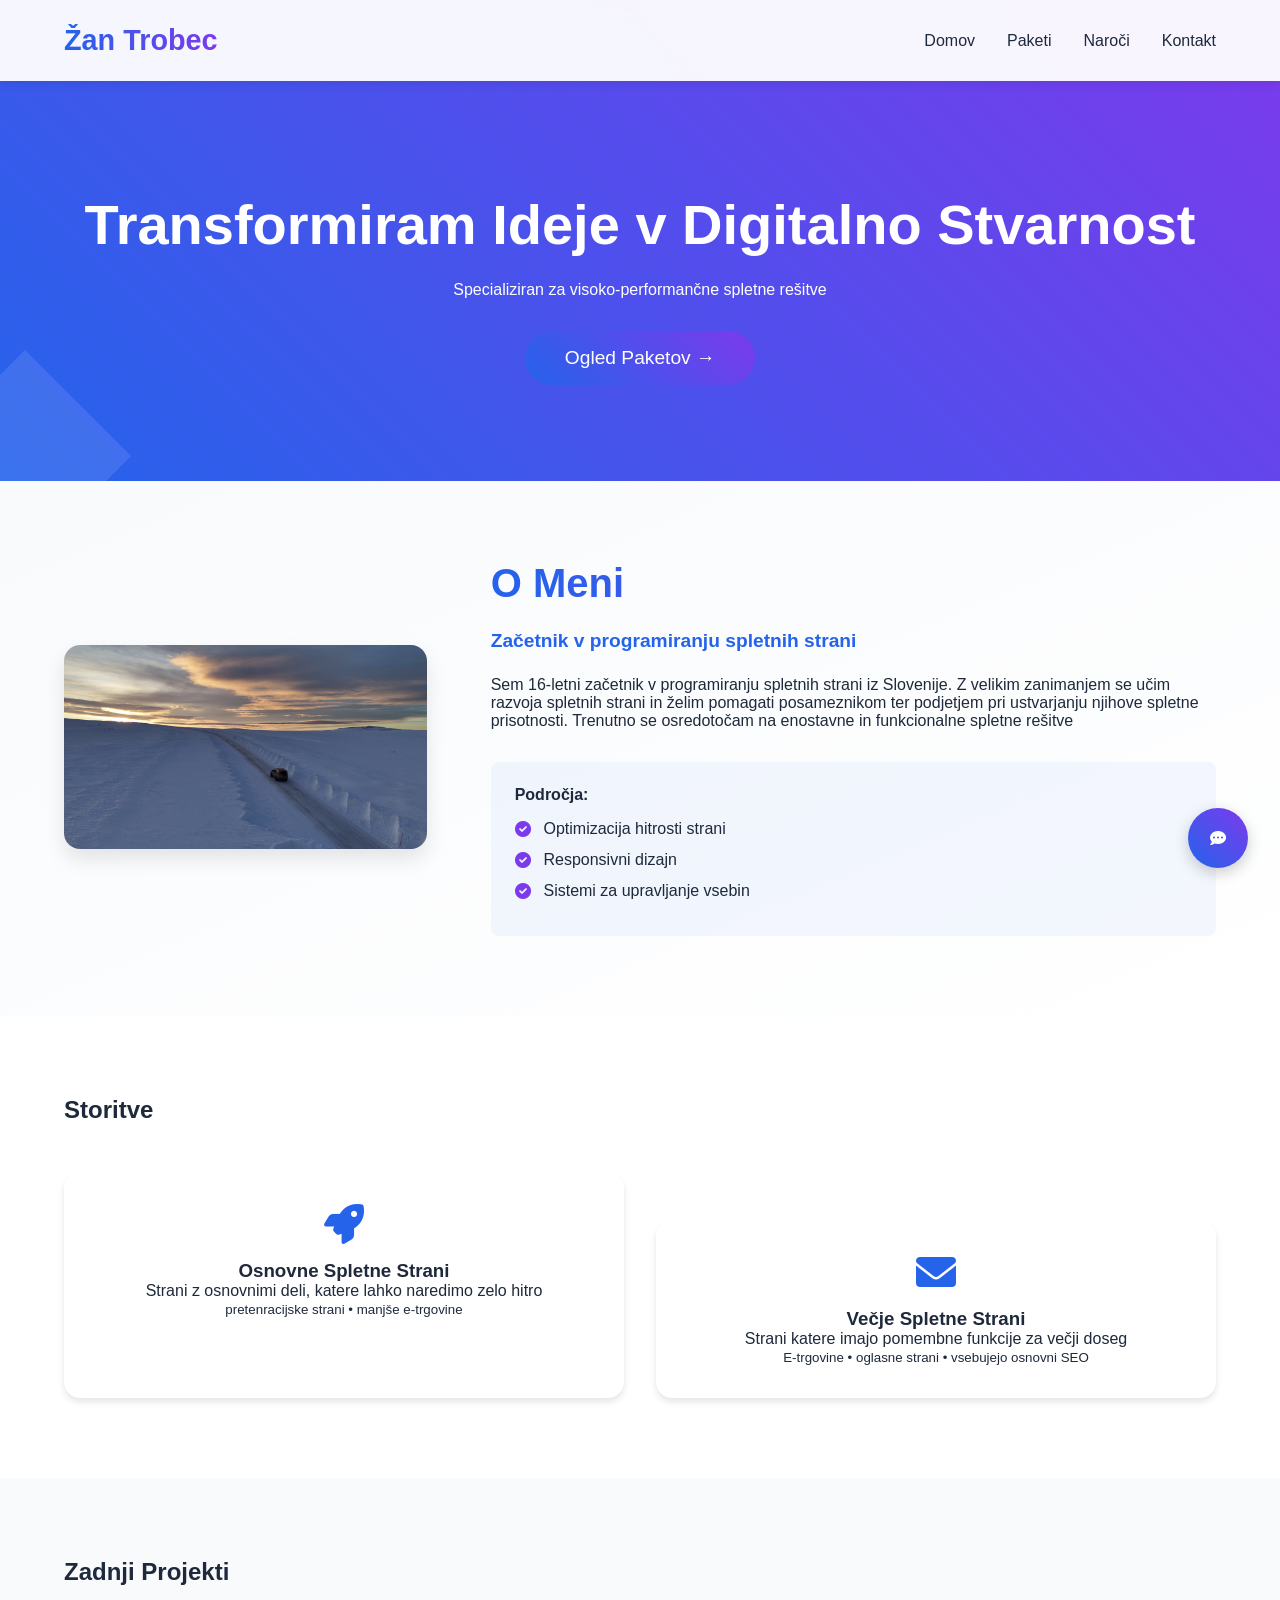
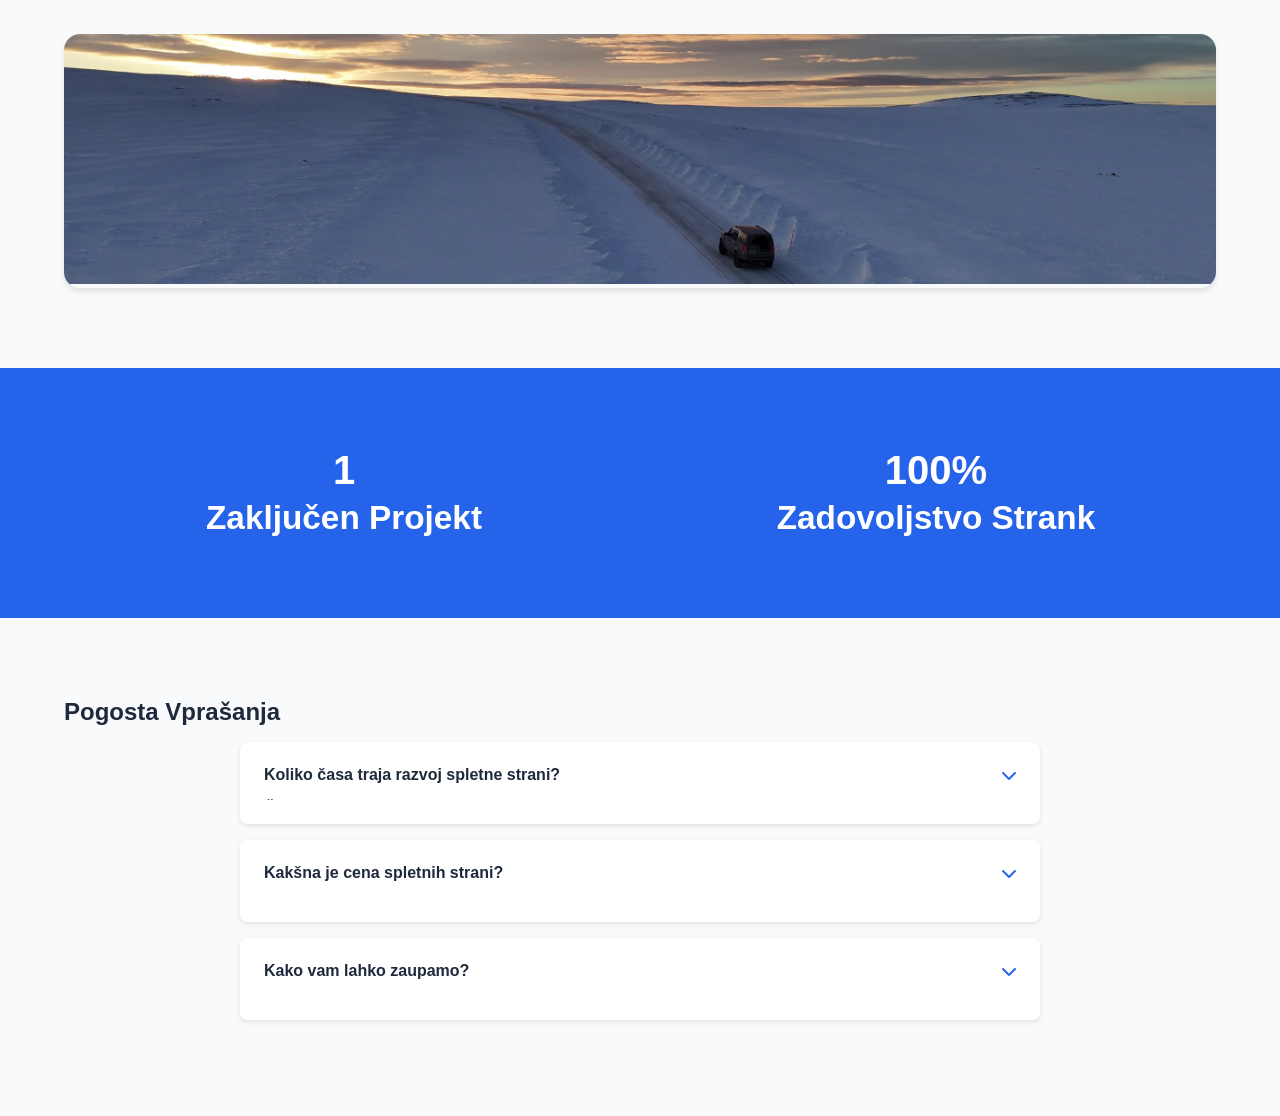
<file: index.html>
<!DOCTYPE html>
<html lang="sl">
<head>
    <meta charset="UTF-8">
    <meta name="viewport" content="width=device-width, initial-scale=1.0">
    <title>Žan Trobec | Digitalne Rešitve</title>
    <link rel="stylesheet" href="https://cdnjs.cloudflare.com/ajax/libs/font-awesome/6.0.0/css/all.min.css">
    <style>
        /* VSA STILSKA PRAVILA IZ VAŠEGA ORIGINALNEGA PRIMERA */
        :root {
            --primary: #2563eb;
            --secondary: #7c3aed;
            --dark: #1e293b;
            --light: #f8fafc;
        }

        * {
            margin: 0;
            padding: 0;
            box-sizing: border-box;
            font-family: 'Segoe UI', sans-serif;
        }

        body {
            background: linear-gradient(45deg, var(--light), #fff);
            color: var(--dark);
        }

        nav {
            display: flex;
            justify-content: space-between;
            align-items: center;
            padding: 1.5rem 5%;
            background: rgba(255, 255, 255, 0.95);
            backdrop-filter: blur(10px);
            position: fixed;
            width: 100%;
            top: 0;
            z-index: 1000;
            box-shadow: 0 2px 10px rgba(0,0,0,0.1);
        }

        .logo {
            font-size: 1.8rem;
            font-weight: 700;
            background: linear-gradient(to right, var(--primary), var(--secondary));
            -webkit-background-clip: text;
            -webkit-text-fill-color: transparent;
        }

        .nav-links {
            display: flex;
            gap: 2rem;
            list-style: none;
        }

        .nav-links a {
            text-decoration: none;
            color: var(--dark);
            font-weight: 500;
            transition: 0.3s;
        }

        .nav-links a:hover {
            color: var(--primary);
        }

        .hero {
            text-align: center;
            padding: 12rem 5% 6rem;
            background: linear-gradient(45deg, var(--primary), var(--secondary));
            color: white;
        }

        .hero h1 {
            font-size: 3.5rem;
            margin-bottom: 1.5rem;
        }

        .services {
            padding: 5rem 5%;
        }

        .service-grid {
            display: grid;
            grid-template-columns: repeat(auto-fit, minmax(250px, 1fr));
            gap: 2rem;
            margin-top: 3rem;
        }

        .service-card {
            background: white;
            padding: 2rem;
            border-radius: 1rem;
            box-shadow: 0 4px 6px rgba(0,0,0,0.1);
            text-align: center;
            transition: transform 0.3s;
        }

        .service-card:hover {
            transform: translateY(-5px);
        }

        .service-card i {
            font-size: 2.5rem;
            color: var(--primary);
            margin-bottom: 1rem;
        }

        .contact {
            padding: 5rem 5%;
            background: var(--light);
        }

        .contact-form {
            max-width: 800px;
            margin: 0 auto;
            background: white;
            padding: 3rem;
            border-radius: 1rem;
            box-shadow: 0 4px 6px rgba(0,0,0,0.1);
        }

        .form-group {
            margin-bottom: 1.5rem;
        }

        input, textarea, select {
            width: 100%;
            padding: 1rem;
            border: 1px solid #ddd;
            border-radius: 0.5rem;
            font-size: 1rem;
        }

        button {
            background: linear-gradient(to right, var(--primary), var(--secondary));
            color: white;
            padding: 1rem 2rem;
            border: none;
            border-radius: 0.5rem;
            cursor: pointer;
            font-weight: 600;
            transition: opacity 1s;
        }

        button:hover {
            opacity: 0.9;
        }

        @media (max-width: 768px) {
            .nav-links {
                display: none;
            }
            .hero h1 {
                font-size: 2.5rem;
            }
        }.hero {
            position: relative;
            overflow: hidden;
        }

        .hero::after {
            content: '';
            position: absolute;
            bottom: -50px;
            left: -50px;
            width: 150px;
            height: 150px;
            background: rgba(255,255,255,0.1);
            transform: rotate(45deg);
            animation: float 6s infinite;
        }

        @keyframes float {
            0%, 100% { transform: translateY(0) rotate(45deg); }
            50% { transform: translateY(-20px) rotate(45deg); }
        }

        .cta-button {
            display: inline-block;
            margin-top: 2rem;
            padding: 1rem 2.5rem;
            font-size: 1.2rem;
            border-radius: 50px;
            background: linear-gradient(45deg, var(--primary), var(--secondary));
            color: white;
            text-decoration: none;
            transition: transform 0.3s;
        }

        .cta-button:hover {
            transform: translateY(-3px);
        }

        .projects {
            padding: 5rem 5%;
            background: var(--light);
        }

        .project-grid {
            display: grid;
            grid-template-columns: repeat(auto-fit, minmax(300px, 1fr));
            gap: 2rem;
            margin-top: 3rem;
        }

        .project-card {
            position: relative;
            border-radius: 1rem;
            overflow: hidden;
            box-shadow: 0 4px 6px rgba(0,0,0,0.1);
            transition: transform 0.3s;
        }

        .project-card img {
            width: 100%;
            height: 250px;
            object-fit: cover;
        }

        .project-overlay {
            position: absolute;
            bottom: 0;
            left: 0;
            right: 0;
            background: linear-gradient(transparent, rgba(0,0,0,0.8));
            color: white;
            padding: 2rem 1.5rem;
            transform: translateY(100%);
            transition: transform 0.3s;
        }

        .project-card:hover .project-overlay {
            transform: translateY(0);
        }

        .stats {
            display: grid;
            grid-template-columns: repeat(auto-fit, minmax(200px, 1fr));
            gap: 2rem;
            padding: 5rem 5%;
            background: var(--primary);
            color: white;
            text-align: center;
        }

        .stat-item {
            font-size: 2.5rem;
            font-weight: 700;
        }
    .faq-section {
            padding: 5rem 5%;
            background: var(--light);
        }

        .faq-container {
            max-width: 800px;
            margin: 0 auto;
        }

        .faq-item {
            background: white;
            margin: 1rem 0;
            padding: 1.5rem;
            border-radius: 0.5rem;
            box-shadow: 0 2px 5px rgba(0,0,0,0.1);
            cursor: pointer;
            transition: all 0.3s;
        }

        .faq-item:hover {
            transform: translateX(10px);
            box-shadow: 0 5px 15px rgba(37, 99, 235, 0.2);
        }

        .faq-question {
            display: flex;
            justify-content: space-between;
            align-items: center;
            font-weight: 600;
        }

        .faq-icon {
            color: var(--primary);
            transition: transform 0.3s;
        }

        .faq-answer {
            max-height: 0;
            overflow: hidden;
            transition: max-height 0.3s ease-out;
            padding-top: 1rem;
        }

        /* LIVE CHAT STILI */
        .chat-container {
            position: fixed;
            bottom: 2rem;
            right: 2rem;
            z-index: 1000;
        }

        .chat-button {
            background: linear-gradient(45deg, var(--primary), var(--secondary));
            color: white;
            width: 60px;
            height: 60px;
            border-radius: 50%;
            display: flex;
            align-items: center;
            justify-content: center;
            cursor: pointer;
            box-shadow: 0 5px 15px rgba(0,0,0,0.2);
            transition: all 0.3s;
        }

        .chat-button:hover {
            transform: scale(1.1) rotate(15deg);
        }

        .chat-window {
            position: absolute;
            bottom: 80px;
            right: 0;
            width: 350px;
            background: white;
            border-radius: 1rem;
            box-shadow: 0 10px 20px rgba(0,0,0,0.15);
            display: none;
            overflow: hidden;
        }

        .chat-header {
            background: linear-gradient(45deg, var(--primary), var(--secondary));
            color: white;
            padding: 1.2rem;
            font-weight: 600;
        }

        .chat-messages {
            height: 300px;
            padding: 1rem;
            overflow-y: auto;
            background: #f8f9fa;
        }

        .message {
            margin: 0.5rem 0;
            padding: 0.8rem;
            border-radius: 0.8rem;
            max-width: 80%;
        }

        .user-message {
            background: var(--primary);
            color: white;
            margin-left: auto;
        }

        .bot-message {
            background: white;
            border: 1px solid #e9ecef;
            margin-right: auto;
        }

        .chat-input-container {
            display: flex;
            padding: 1rem;
            background: white;
            border-top: 1px solid #e9ecef;
        }

        .chat-input {
            flex: 1;
            padding: 0.8rem;
            border: 1px solid #e9ecef;
            border-radius: 0.5rem;
            margin-right: 0.5rem;
        }

        @media (max-width: 768px) {
            .chat-window {
                width: 90vw;
                right: 5vw;
            }
        }
        .about {
    padding: 5rem 5%;
    background: linear-gradient(to bottom right, var(--light), #fff);
}

.about-content {
    max-width: 1200px;
    margin: 0 auto;
    display: grid;
    grid-template-columns: 1fr 2fr;
    gap: 4rem;
    align-items: center;
}

.about-image img {
    width: 100%;
    border-radius: 1rem;
    box-shadow: 0 10px 20px rgba(0,0,0,0.1);
    transition: transform 0.3s;
}

.about-image:hover img {
    transform: translateY(-5px);
}

.about-text h2 {
    font-size: 2.5rem;
    margin-bottom: 1.5rem;
    background: linear-gradient(to right, var(--primary), var(--secondary));
    -webkit-background-clip: text;
    -webkit-text-fill-color: transparent;
}

.about-text .highlight {
    font-size: 1.2rem;
    color: var(--primary);
    font-weight: 600;
    margin-bottom: 1.5rem;
}

.expertise {
    margin-top: 2rem;
    padding: 1.5rem;
    background: rgba(37, 99, 235, 0.05);
    border-radius: 0.5rem;
}

.expertise ul {
    list-style: none;
    margin-top: 1rem;
}

.expertise li {
    margin: 0.8rem 0;
    display: flex;
    align-items: center;
    gap: 0.8rem;
}

.expertise i {
    color: var(--secondary);
}

@media (max-width: 768px) {
    .about-content {
        grid-template-columns: 1fr;
        text-align: center;
    }
    
    .expertise ul {
        text-align: left;
    }
    
    .about-image {
        max-width: 300px;
        margin: 0 auto;
    }
}
.email-input-container {
    padding: 1rem;
    background: white;
    border-top: 1px solid #e9ecef;
    display: flex;
    gap: 0.5rem;
}

.email-input-container button {
    padding: 0.5rem 1rem;
    background: var(--secondary);
    border-radius: 0.5rem;
}
:root {
  --bg-light: #ffffff;
  --text-light: #1e293b;
  --bg-dark: #1a1a1a;
  --text-dark: #f8fafc;
}

body {
  background: var(--bg-light);
  color: var(--text-light);
  transition: 0.3s;
}

body.dark-mode {
  background: var(--bg-dark);
  color: var(--text-dark);
}

.toggle-dark {
  position: fixed;
  bottom: 20px;
  right: 20px;
  padding: 10px;
  border-radius: 50%;
  background: var(--primary);
  cursor: pointer;
}
    </style>
</head>
<body>
    <nav>
        <div class="logo">Žan Trobec</div>
        <ul class="nav-links">
            <li><a href="index.html" class="active">Domov</a></li>
            <li><a href="paketi.html">Paketi</a></li>
            <li><a href="narocilo.html">Naroči</a></li>
            <li><a href="kontakt.html">Kontakt</a></li>
        </ul>
    </nav>

    <section class="hero">
        <h1>Transformiram Ideje v Digitalno Stvarnost</h1>
        <p>Specializiran za visoko-performančne spletne rešitve</p>
        <a href="paketi.html" class="cta-button">Ogled Paketov →</a>
    </section>
<section class="about">
    <div class="about-content">
        <div class="about-image">
            <img src="profilna.jpg" alt="Žan Trobec">
        </div>
        <div class="about-text">
            <h2>O Meni</h2>
            <p class="highlight">Začetnik v programiranju spletnih strani</p>
            <p>Sem 16-letni začetnik v programiranju spletnih strani iz Slovenije. Z velikim zanimanjem se učim razvoja spletnih strani in želim pomagati posameznikom ter podjetjem pri ustvarjanju njihove spletne prisotnosti. Trenutno se osredotočam na enostavne in funkcionalne spletne rešitve</p>
            
            <div class="expertise">
                <h4>Področja:</h4>
                <ul>
                    <li><i class="fas fa-check-circle"></i> Optimizacija hitrosti strani</li>
                    <li><i class="fas fa-check-circle"></i> Responsivni dizajn</li>
                    <li><i class="fas fa-check-circle"></i> Sistemi za upravljanje vsebin</li>
                </ul>
            </div>
        </div>
    </div>
</section>
    <section class="services">
        <h2>Storitve</h2>
        <div class="service-grid">
            <div class="service-card">
                <i class="fas fa-rocket"></i>
                <h3>Osnovne Spletne Strani</h3>
                <p>Strani z osnovnimi deli, katere lahko naredimo zelo hitro</p>
                <div class="tech-stack">
                    <small>pretenracijske strani • manjše e-trgovine</small>
                </div>
            </div>
            <div class="service-grid">
            <div class="service-card">
                <i class="fas fa-envelope"></i>
                <h3>Večje Spletne Strani</h3>
                <p>Strani katere imajo pomembne funkcije za večji doseg</p>
                <div class="tech-stack">
                    <small>E-trgovine • oglasne strani • vsebujejo osnovni SEO</small>
                </div>
            </div>
            <!-- Dodaj več storitev -->
        </div>
    </section>

    <section class="projects">
        <h2>Zadnji Projekti</h2>
        <div class="project-grid">
            <div class="project-card">
                <img src="project1.jpg" alt="Predstavitvena stran za Trobec Janez s.p.">
                <div class="project-overlay">
                    <h3>Predstavitvena stran za Trobec Janez s.p.</h3>
                    <p>Intergracija najema orodij in rezerviranja storitev</p>
                </div>
            </div>
            <!-- Dodaj več projektov -->
        </div>
    </section>

    <div class="stats">
        <div class="stat-item">
            <div>1</div>
            <small>Zaključen Projekt</small>
        </div>
        <div class="stat-item">
            <div>100%</div>
            <small>Zadovoljstvo Strank</small>
        </div>
    </div>

    <!-- FAQ SEKCIJA -->
    <section class="faq-section">
        <h2>Pogosta Vprašanja</h2>
        <div class="faq-container">
            <div class="faq-item" onclick="toggleFAQ(1)">
                <div class="faq-question">
                    <span>Koliko časa traja razvoj spletne strani?</span>
                    <i class="fas fa-chevron-down faq-icon"></i>
                </div>
                <div class="faq-answer" id="faq1">
                    Čas razvoja je odvisen od kompleksnosti projekta. 
                    Povprečni časi:
                    <ul>
                        <li>Prezentacijska stran: 1-2 tedna</li>
                        <li>E-trgovina: 3-4 tedne</li>
                        <li>Pripravljenost na MVP: 4-6 tednov</li>
                    </ul>
                </div>
            </div>
            <div class="faq-item" onclick="toggleFAQ(2)">
                <div class="faq-question">
                    <span>Kakšna je cena spletnih strani?</span>
                    <i class="fas fa-chevron-down faq-icon"></i>
                </div>
                <div class="faq-answer" id="faq2">
                    Cena spletne strani je odvisna od velikosti in kompleksnosti
                    Cene razlilnih vrst spletnih strani si lahko pogledate tukaj:
                    <ul>
                        <li><a href="paketi.html" class="cta-button">Ogled Paketov →</a></li>
                    </ul>
                </div>
            </div>
<div class="faq-item" onclick="toggleFAQ(3)">
                <div class="faq-question">
                    <span>Kako vam lahko zaupamo?</span>
                    <i class="fas fa-chevron-down faq-icon"></i>
                </div>
                <div class="faq-answer" id="faq3">
                    Zaupate nam lahko ker smo sodelovali že z večimi potrjenimi podjetji kot so
                    <ul>
                        <li>Janez Trobec s.p.</li>
                        
                    </ul>
                </div>
            </div>
        </div>
        
    </section>

    <!-- LIVE CHAT -->
    <div class="chat-container">
        <div class="chat-button" onclick="toggleChat()">
            <i class="fas fa-comment-dots"></i>
        </div>
        <div class="chat-window" id="chatWindow">
            <div class="chat-header">
                <i class="fas fa-headset"></i>
                Hitra Podpora
            </div>
            <div class="chat-messages" id="chatMessages">
                <div class="message bot-message">
                    Pozdravljeni! Kako vam lahko pomagam? 😊
                </div>
            </div>
            <div class="chat-input-container">
                <input type="text" class="chat-input" placeholder="Vnesite sporočilo..." id="chatInput">
                <button class="send-button" onclick="sendMessage()">
                    <i class="fas fa-paper-plane"></i>
                </button>
            </div>
        </div>
    </div>
    <div class="email-input-container" id="emailContainer" style="display: none;">
    <input type="email" class="chat-input" placeholder="Vnesite vaš email..." id="userEmail">
    <button onclick="submitEmail()">Pošlji</button>
</div>

    <script>
        // FAQ Funkcionalnost
        function toggleFAQ(id) {
            const answer = document.getElementById(`faq${id}`);
            const icon = answer.previousElementSibling.querySelector('.faq-icon');
            
            answer.style.maxHeight = answer.style.maxHeight 
                ? null 
                : `${answer.scrollHeight}px`;
            
            icon.style.transform = answer.style.maxHeight 
                ? 'rotate(180deg)'
                : 'rotate(0deg)';
        }
  function toggleFAQ(id) {
            const answer = document.getElementById(`faq${id}`);
            const icon = answer.previousElementSibling.querySelector('.faq-icon');
            
            answer.style.maxHeight = answer.style.maxHeight 
                ? null 
                : `${answer.scrollHeight}px`;
            
            icon.style.transform = answer.style.maxHeight 
                ? 'rotate(180deg)'
                : 'rotate(0deg)';
        }

       // Live Chat Funkcionalnost
let chatVisible = false;
let isSupportAvailable = true; // Nastavite glede na dejansko stanje
let userEmail = null;

function toggleChat() {
    const chatWindow = document.getElementById('chatWindow');
    chatVisible = !chatVisible;
    chatWindow.style.display = chatVisible ? 'block' : 'none';
    
    // Resetiraj stanje če podpora ni dostopna
    if(!isSupportAvailable && chatVisible) {
        document.getElementById('emailContainer').style.display = 'block';
        document.getElementById('chatInput').style.display = 'none';
        document.querySelector('.chat-input-container').style.display = 'none';
    } else {
        document.getElementById('emailContainer').style.display = 'none';
        document.getElementById('chatInput').style.display = 'block';
        document.querySelector('.chat-input-container').style.display = 'flex';
    }
}

function submitEmail() {
    const emailInput = document.getElementById('userEmail');
    const email = emailInput.value.trim();
    const emailRegex = /^[^\s@]+@[^\s@]+\.[^\s@]+$/;

    if(!emailRegex.test(email)) {
        alert('Prosimo vnesite veljaven email naslov');
        return;
    }

    userEmail = email;
    const messages = document.getElementById('chatMessages');
    messages.innerHTML += `
        <div class="message user-message">
            Moj email: ${email}
        </div>
    `;
    
    // Simulacija potrditve
    setTimeout(() => {
        messages.innerHTML += `
            <div class="message bot-message">
                Hvala! Naš team vas bo kontaktiral na ${email} v roku 24 ur.
            </div>
        `;
        document.getElementById('emailContainer').style.display = 'none';
        toggleChat(); // Samodejno zapri chat po uspešnem vnosu
    }, 1000);
}

function sendMessage() {
    if(!isSupportAvailable) return;
    
    const input = document.getElementById('chatInput');
    const messages = document.getElementById('chatMessages');
    
    if(input.value.trim()) {
        // Uporabnikovo sporočilo
        messages.innerHTML += `
            <div class="message user-message">
                ${input.value}
            </div>
        `;

        // Simulacija odgovora
        setTimeout(() => {
            messages.innerHTML += `
                <div class="message bot-message">
                    ${getRandomResponse()}
                </div>
            `;
            messages.scrollTop = messages.scrollHeight;
        }, 1000);

        input.value = '';
        messages.scrollTop = messages.scrollHeight;
    }
}

function getRandomResponse() {
    const responses = [
        "Zabeležili smo vaše sporočilo in vam bomo odgovorili v najkrajšem možnem času.",
        "Hvala za vaše sporočilo! Naša ekipa je obveščena.",
        "Odzvali se vam bomo v roku 24 ur.",
        "Ali potrebujete dodatno pomoč? 😊"
    ];
    return responses[Math.floor(Math.random() * responses.length)];
}

// Interaktivnost za vnos s tipko Enter
document.getElementById('chatInput').addEventListener('keypress', (e) => {
    if(e.key === 'Enter') sendMessage();
});

</script>
</body>
</html>
</file>
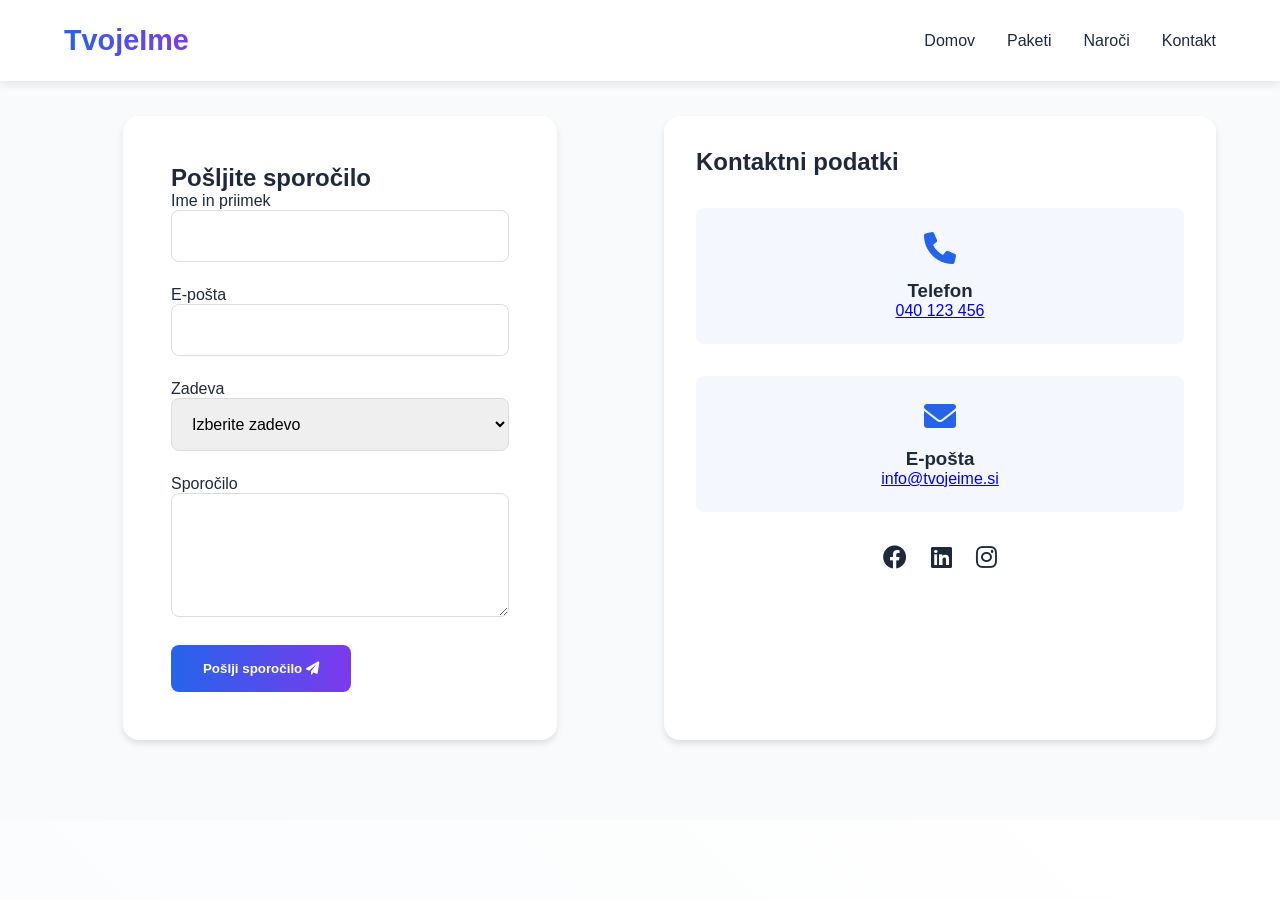
<file: kontakt.html>
<!DOCTYPE html>
<html lang="sl">
<head>
    <meta charset="UTF-8">
    <meta name="viewport" content="width=device-width, initial-scale=1.0">
    <title>TvojeIme | Digitalne Rešitve</title>
    <link rel="stylesheet" href="https://cdnjs.cloudflare.com/ajax/libs/font-awesome/6.0.0/css/all.min.css">
    <style>
        /* VSA STILSKA PRAVILA IZ VAŠEGA ORIGINALNEGA PRIMERA */
        :root {
            --primary: #2563eb;
            --secondary: #7c3aed;
            --dark: #1e293b;
            --light: #f8fafc;
        }

        * {
            margin: 0;
            padding: 0;
            box-sizing: border-box;
            font-family: 'Segoe UI', sans-serif;
        }

        body {
            background: linear-gradient(45deg, var(--light), #fff);
            color: var(--dark);
        }

        nav {
            display: flex;
            justify-content: space-between;
            align-items: center;
            padding: 1.5rem 5%;
            background: rgba(255, 255, 255, 0.95);
            backdrop-filter: blur(10px);
            position: fixed;
            width: 100%;
            top: 0;
            z-index: 1000;
            box-shadow: 0 2px 10px rgba(0,0,0,0.1);
        }

        .logo {
            font-size: 1.8rem;
            font-weight: 700;
            background: linear-gradient(to right, var(--primary), var(--secondary));
            -webkit-background-clip: text;
            -webkit-text-fill-color: transparent;
        }

        .nav-links {
            display: flex;
            gap: 2rem;
            list-style: none;
        }

        .nav-links a {
            text-decoration: none;
            color: var(--dark);
            font-weight: 500;
            transition: 0.3s;
        }

        .nav-links a:hover {
            color: var(--primary);
        }

        .hero {
            text-align: center;
            padding: 12rem 5% 6rem;
            background: linear-gradient(45deg, var(--primary), var(--secondary));
            color: white;
        }

        .hero h1 {
            font-size: 3.5rem;
            margin-bottom: 1.5rem;
        }

        .services {
            padding: 5rem 5%;
        }

        .service-grid {
            display: grid;
            grid-template-columns: repeat(auto-fit, minmax(250px, 1fr));
            gap: 2rem;
            margin-top: 3rem;
        }

        .service-card {
            background: white;
            padding: 2rem;
            border-radius: 1rem;
            box-shadow: 0 4px 6px rgba(0,0,0,0.1);
            text-align: center;
            transition: transform 0.3s;
        }

        .service-card:hover {
            transform: translateY(-5px);
        }

        .service-card i {
            font-size: 2.5rem;
            color: var(--primary);
            margin-bottom: 1rem;
        }

        .contact {
            padding: 5rem 5%;
            background: var(--light);
        }

        .contact-form {
            max-width: 800px;
            margin: 0 auto;
            background: white;
            padding: 3rem;
            border-radius: 1rem;
            box-shadow: 0 4px 6px rgba(0,0,0,0.1);
        }

        .form-group {
            margin-bottom: 1.5rem;
        }

        input, textarea, select {
            width: 100%;
            padding: 1rem;
            border: 1px solid #ddd;
            border-radius: 0.5rem;
            font-size: 1rem;
        }

        button {
            background: linear-gradient(to right, var(--primary), var(--secondary));
            color: white;
            padding: 1rem 2rem;
            border: none;
            border-radius: 0.5rem;
            cursor: pointer;
            font-weight: 600;
            transition: opacity 0.3s;
        }

        button:hover {
            opacity: 0.9;
        }

        @media (max-width: 768px) {
            .nav-links {
                display: none;
            }
            .hero h1 {
                font-size: 2.5rem;
            }
        }
     .contact {
        display: grid;
        grid-template-columns: 1fr 1fr;
        gap: 3rem;
        padding: 5rem 5%;
    }

    .contact-info {
        background: white;
        padding: 2rem;
        border-radius: 1rem;
        box-shadow: 0 4px 6px rgba(0,0,0,0.1);
    }

    .info-card {
        text-align: center;
        margin: 2rem 0;
        padding: 1.5rem;
        background: rgba(37, 99, 235, 0.05);
        border-radius: 0.5rem;
    }

    .info-card i {
        font-size: 2rem;
        color: var(--primary);
        margin-bottom: 1rem;
    }

    .social-links {
        display: flex;
        justify-content: center;
        gap: 1.5rem;
        margin-top: 2rem;
    }

    .social-links a {
        font-size: 1.5rem;
        color: var(--dark);
        transition: color 0.3s;
    }

    .social-links a:hover {
        color: var(--primary);
    }

    .map-container {
        grid-column: 1 / -1;
        margin-top: 3rem;
        border-radius: 1rem;
        overflow: hidden;
        box-shadow: 0 4px 6px rgba(0,0,0,0.1);
    }

    @media (max-width: 768px) {
        .contact {
            grid-template-columns: 1fr;
        }
        
        .map-container iframe {
            height: 300px;
        }
    }
    
</style>
</head>
<body>
    <nav>
        <div class="logo">TvojeIme</div>
        <ul class="nav-links">
            <li><a href="index.html" class="active">Domov</a></li>
            <li><a href="paketi.html">Paketi</a></li>
            <li><a href="narocilo.html">Naroči</a></li>
            <li><a href="kontakt.html">Kontakt</a></li>
        </ul>
    </nav>
<br>
<br>
    <section class="contact">
    <div class="contact-form">
        <h2>Pošljite sporočilo</h2>
        <form id="contactForm">
            <div class="form-group">
                <label for="name">Ime in priimek</label>
                <input type="text" id="name" name="name" required>
            </div>
            
            <div class="form-group">
                <label for="email">E-pošta</label>
                <input type="email" id="email" name="email" required>
            </div>
            
            <div class="form-group">
                <label for="subject">Zadeva</label>
                <select id="subject" name="subject" required>
                    <option value="">Izberite zadevo</option>
                    <option value="spletna-stran">Spletna stran</option>
                    <option value="e-trgovina">E-trgovina</option>
                    <option value="podpora">Podpora</option>
                </select>
            </div>
            
            <div class="form-group">
                <label for="message">Sporočilo</label>
                <textarea id="message" rows="5" required></textarea>
            </div>
            
            <button type="submit">Pošlji sporočilo <i class="fas fa-paper-plane"></i></button>
        </form>
    </div>

    <div class="contact-info">
        <h2>Kontaktni podatki</h2>       
        <div class="info-card">
            <i class="fas fa-phone"></i>
            <h3>Telefon</h3>
            <p><a href="tel:+38640123456">040 123 456</a></p>
        </div>
        
        <div class="info-card">
            <i class="fas fa-envelope"></i>
            <h3>E-pošta</h3>
            <p><a href="mailto:info@tvojeime.si">info@tvojeime.si</a></p>
        </div>
        
        <div class="social-links">
            <a href="#"><i class="fab fa-facebook"></i></a>
            <a href="#"><i class="fab fa-linkedin"></i></a>
            <a href="#"><i class="fab fa-instagram"></i></a>
        </div>
    </div>

    <!--<div class="map-container">
        <iframe 
            src="https://www.google.com/maps/embed?pb=!1m18!1m12!1m3!1d2768.558030724205!2d14.505465415593004!3d46.05620897911235!2m3!1f0!2f0!3f0!3m2!1i1024!2i768!4f13.1!3m3!1m2!1s0x476532a6f8d8d3fd%3A0x9f8a5c99b378e4a5!2sLjubljana%20Castle!5e0!3m2!1sen!2ssi!4v1624476008479!5m2!1sen!2ssi" 
            width="3000" 
            height="1000" 
            style="border:0;" 
            allowfullscreen="" 
            loading="lazy">
        </iframe>
    </div>
</section>

    <section class="contact">
        <div class="contact-form">
             Kontaktni obrazec -->
        </div>
    </section>
<script>
    document.getElementById('contactForm').addEventListener('submit', function(e) {
        e.preventDefault();
        
        // Simulacija pošiljanja
        alert('Hvala za vaše sporočilo! Odgovorili vam bomo v 24 urah.');
        this.reset();
    });
</script>
</body>
</html>
</file>
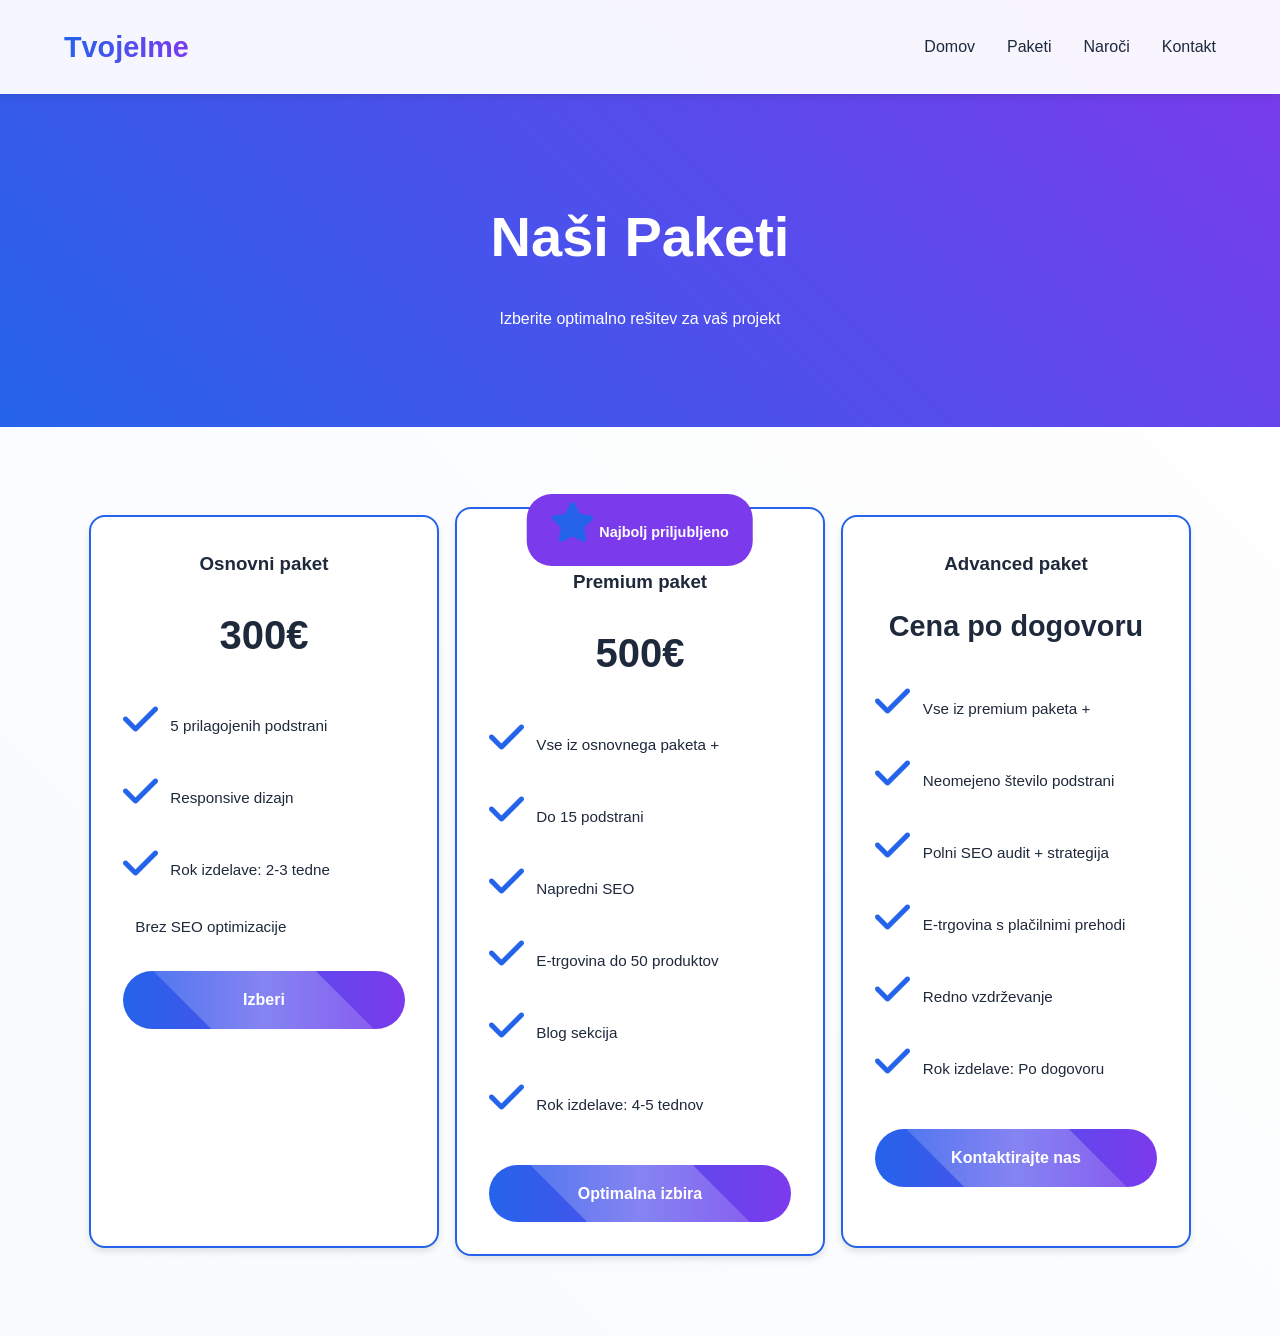
<file: paketi.html>
<!DOCTYPE html>
<html lang="sl">
<head>
    <meta charset="UTF-8">
    <meta name="viewport" content="width=device-width, initial-scale=1.0">
    <title>TvojeIme | Paketi</title>
    <link rel="stylesheet" href="https://cdnjs.cloudflare.com/ajax/libs/font-awesome/6.0.0/css/all.min.css">
    <style>
        :root {
            --primary: #2563eb;
            --secondary: #7c3aed;
            --accent: #f59e0b;
            --dark: #1e293b;
            --light: #f8fafc;
        }

        /* === NOVE ANIMACIJE === */
       @keyframes fadeInUp {
    from { 
        opacity: 0.5; /* Popravek: decimalna pika namesto vejice */
        transform: translateY(20px); 
    }
    to { 
        opacity: 1;
        transform: translateY(0); 
    }
}

.service-card {
    animation: fadeInUp 1s ease-out forwards;
    opacity: 0; /* Začetna vrednost mora biti število (ne niz '0,5') */
}

        @keyframes hoverFloat {
            0% { transform: translateY(0); }
            50% { transform: translateY(-5px); }
            100% { transform: translateY(0); }
        }

        /* === ANIMIRANE KOMPONENTE === */
        .hero h1 {
            animation: fadeInUp 0.8s ease-out 0.2s backwards;
        }

        .hero p {
            animation: fadeInUp 0.8s ease-out 0.4s backwards;
        }

        /* SPREMENI */
.service-card {
    transition: all 0.3s ease;
    transform: translateY(0); /* Dodaj začetno stanje */
}

.service-card:hover {
    transform: translateY(-10px) scale(1.02); /* Kombiniraj v eno transformacijo */
    z-index: 2; /* Premakni na vrh med hoverjem */
}

        .btn {
            transition: all 0.3s;
            position: relative;
            overflow: hidden;
        }

        .btn::after {
            content: '';
            position: absolute;
            top: -50%;
            left: -50%;
            width: 200%;
            height: 200%;
            background: linear-gradient(45deg, 
                transparent, 
                rgba(255,255,255,0.3), 
                transparent
            );
            transform: rotate(45deg);
            animation: btnShine 3s infinite;
        }

        @keyframes btnShine {
            0% { transform: translateX(-100%) rotate(45deg); }
            100% { transform: translateX(100%) rotate(45deg); }
        }

        /* === POPRAVLJENA STRUKTURA === */
        body {
            background: linear-gradient(45deg, var(--light), #fff);
            color: var(--dark);
            line-height: 1.6;
        }

        .package-grid {
    perspective: 1000px; /* Dodaj globino */
}

.service-card {
    transform-style: preserve-3d;
    transition: all 0.3s cubic-bezier(0.25, 0.46, 0.45, 0.94);
}

        .service-card {
            flex: 1;
            min-width: 300px;
            max-width: 400px;
            margin: 1rem;
            position: relative;
            transition: transform 0.3s ease;
            z-index: 1;
        }

       /* SPREMENI */
.service-card.premium {
    transform: scale(1.03); /* Manjše povečanje */
    margin: 0 -0.5rem; /* Manjši prekriv */
    z-index: 2;
    transition: all 0.3s cubic-bezier(0.25, 0.46, 0.45, 0.94);
}

.service-card.premium:hover {
    transform: translateY(-10px) scale(1.04); /* Manjši hover efekt */
    margin: 0 -0.7rem;
}

@media (max-width: 1200px) {
    .service-card.premium {
        transform: scale(1) !important;
        margin: 1rem 0 !important;
    }
}
        .popular-badge {
            position: absolute;
            top: -15px;
            left: 50%;
            transform: translateX(-50%);
            background: var(--secondary);
            color: white;
            padding: 0.5rem 1.5rem;
            border-radius: 25px;
            font-size: 0.9rem;
            font-weight: 600;
            z-index: 1;
            animation: pulse 2s infinite;
            white-space: nowrap;
        }

        .price {
            font-size: 2.5rem;
            font-weight: 700;
            margin: 1.5rem 0;
            color: var(--dark);
        }

        .features {
            list-style: none;
            margin: 2rem 0;
            padding: 0;
        }

        .features li {
            margin-bottom: 1rem;
            display: flex;
            align-items: center;
            gap: 0.8rem;
            font-size: 0.95rem;
        }

        .btn {
            display: block;
            width: 100%;
            padding: 1rem;
            background: linear-gradient(to right, var(--primary), var(--secondary));
            color: white;
            border: none;
            border-radius: 50px;
            font-weight: 600;
            text-align: center;
            text-decoration: none;
            transition: all 0.3s;
        }

        .btn:hover {
            opacity: 0.9;
            transform: translateY(-2px);
        }

        @keyframes pulse {
            0% { transform: translateX(-50%) scale(1); }
            50% { transform: translateX(-50%) scale(1.05); }
            100% { transform: translateX(-50%) scale(1); }
        }
        /* VSA STILSKA PRAVILA IZ VAŠEGA ORIGINALNEGA PRIMERA */
        :root {
            --primary: #2563eb;
            --secondary: #7c3aed;
            --dark: #1e293b;
            --light: #f8fafc;
        }

        * {
            margin: 0;
            padding: 0;
            box-sizing: border-box;
            font-family: 'Segoe UI', sans-serif;
        }

        body {
            background: linear-gradient(45deg, var(--light), #fff);
            color: var(--dark);
        }

        nav {
            display: flex;
            justify-content: space-between;
            align-items: center;
            padding: 1.5rem 5%;
            background: rgba(255, 255, 255, 0.95);
            backdrop-filter: blur(10px);
            position: fixed;
            width: 100%;
            top: 0;
            z-index: 1000;
            box-shadow: 0 2px 10px rgba(0,0,0,0.1);
        }

        .logo {
            font-size: 1.8rem;
            font-weight: 700;
            background: linear-gradient(to right, var(--primary), var(--secondary));
            -webkit-background-clip: text;
            -webkit-text-fill-color: transparent;
        }

        .nav-links {
            display: flex;
            gap: 2rem;
            list-style: none;
        }

        .nav-links a {
            text-decoration: none;
            color: var(--dark);
            font-weight: 500;
            transition: 0.3s;
        }

        .nav-links a:hover {
            color: var(--primary);
        }

        .hero {
            text-align: center;
            padding: 12rem 5% 6rem;
            background: linear-gradient(45deg, var(--primary), var(--secondary));
            color: white;
        }

        .hero h1 {
            font-size: 3.5rem;
            margin-bottom: 1.5rem;
        }

        .services {
            padding: 5rem 5%;
        }

        .service-grid {
            display: grid;
            grid-template-columns: repeat(auto-fit, minmax(250px, 1fr));
            gap: 2rem;
            margin-top: 3rem;
        }

        .service-card {
            background: white;
            padding: 2rem;
            border: 2px solid var(--primary); /* DODANO: Obroba za boljšo vidnost */
            border-radius: 1rem;
            box-shadow: 0 4px 6px rgba(0,0,0,0.1);
            text-align: center;
            transition: transform 0.3s;
        }

        .service-card:hover {
            z-index: 3;
            transform: translateY(-10px) scale(1.02);
        }

        .service-card i {
            font-size: 2.5rem;
            color: var(--primary);
            margin-bottom: 1rem;
        }

        .contact {
            padding: 5rem 5%;
            background: var(--light);
        }

        .contact-form {
            max-width: 800px;
            margin: 0 auto;
            background: white;
            padding: 3rem;
            border-radius: 1rem;
            box-shadow: 0 4px 6px rgba(0,0,0,0.1);
        }

        .form-group {
            margin-bottom: 1.5rem;
        }

        input, textarea, select {
            width: 100%;
            padding: 1rem;
            border: 1px solid #ddd;
            border-radius: 0.5rem;
            font-size: 1rem;
        }

        button {
            background: linear-gradient(to right, var(--primary), var(--secondary));
            color: white;
            padding: 1rem 2rem;
            border: none;
            border-radius: 0.5rem;
            cursor: pointer;
            font-weight: 600;
            transition: opacity 0.3s;
        }

        button:hover {
            opacity: 0.9;
        }

        @media (max-width: 768px) {
            .nav-links {
                display: none;
            }
            .hero h1 {
                font-size: 2.5rem;
            }
        }
        .package-grid {
            display: flex;
            justify-content: center;
            gap: 1rem;
            flex-wrap: wrap;
            padding: 5rem 5%;
        }

        .service-card {
    min-width: 280px; /* Manjša minimalna širina */
    max-width: 350px; /* Manjša maksimalna širina */
    margin: 0.5rem;
}

.service-card.premium {
    min-width: 300px; /* Samo 20px več od osnovnega */
    max-width: 370px;
}

        /* Prilagodi ostale kartice */
        .service-card:not(.premium) {
            order: 1;
        }

        .service-card:last-child:not(.premium) {
            order: 3;
        }
        
    </style>
</head>
<body>
    <nav>
        <div class="logo">TvojeIme</div>
        <ul class="nav-links">
            <li><a href="index.html">Domov</a></li>
            <li><a href="paketi.html" class="active">Paketi</a></li>
            <li><a href="narocilo.html">Naroči</a></li>
            <li><a href="kontakt.html">Kontakt</a></li>
        </ul>
    </nav>

    <section class="hero">
        <h1>Naši Paketi</h1>
        <p>Izberite optimalno rešitev za vaš projekt</p>
    </section>

    <div class="package-grid">
        <!-- Osnovni paket -->
        <div class="service-card" style="order: 1">
            <h3>Osnovni paket</h3>
            <div class="price">300€</div>
            <ul class="features">
                <li><i class="fas fa-check"></i>5 prilagojenih podstrani</li>
                <li><i class="fas fa-check"></i>Responsive dizajn</li>
                <li><i class="fas fa-check"></i>Rok izdelave: 2-3 tedne</li>
                <li><i class="fas"></i>Brez SEO optimizacije</li>
            </ul>
            <a href="narocilo.html" class="btn">Izberi</a>
        </div>

        <!-- Premium paket -->
        <div class="service-card premium" style="order: 2">
            <div class="popular-badge">
                <i class="fas fa-star"></i> Najbolj priljubljeno
            </div>
            <br>
            <h3>Premium paket</h3>
            <div class="price">500€</div>
            <ul class="features">
                <li><i class="fas fa-check"></i>Vse iz osnovnega paketa +</li>
                <li><i class="fas fa-check"></i>Do 15 podstrani</li>
                <li><i class="fas fa-check"></i>Napredni SEO </li>
                <li><i class="fas fa-check"></i>E-trgovina do 50 produktov</li>
                <li><i class="fas fa-check"></i>Blog sekcija</li>
                <li><i class="fas fa-check"></i>Rok izdelave: 4-5 tednov</li>
            </ul>
            <a href="narocilo.html" class="btn">Optimalna izbira</a>
        </div>

        <!-- Advanced paket -->
        <div class="service-card" style="order: 3">
            <h3>Advanced paket</h3>
            <div class="price" style="font-size: 1.8rem;">Cena po dogovoru</div>
            <ul class="features">
                <li><i class="fas fa-check"></i>Vse iz premium paketa +</li>
                <li><i class="fas fa-check"></i>Neomejeno število podstrani</li>
                <li><i class="fas fa-check"></i>Polni SEO audit + strategija</li>
                <li><i class="fas fa-check"></i>E-trgovina s plačilnimi prehodi</li>
                <li><i class="fas fa-check"></i>Redno vzdrževanje</li>
                <li><i class="fas fa-check"></i>Rok izdelave: Po dogovoru</li>
            </ul>
            <a href="kontakt.html" class="btn">Kontaktirajte nas</a>
        </div>
    </div>

    <script>
        document.addEventListener('DOMContentLoaded', () => {
            // Animirani scroll za navigacijske povezave
            document.querySelectorAll('a[href^="#"]').forEach(anchor => {
                anchor.addEventListener('click', function(e) {
                    e.preventDefault();
                    const target = document.querySelector(this.getAttribute('href'));
                    target.scrollIntoView({
                        behavior: 'smooth',
                        block: 'start'
                    });
                });
            });

            // Interaktivne kartice - zakomentirano, da preprečimo izginjanje
        /*
            document.querySelectorAll('.service-card').forEach(card => {
                card.addEventListener('mouseenter', () => {
                    card.style.transform = 'scale(1.03) rotate(1deg)';
                });
                
                card.addEventListener('mouseleave', () => {
                    card.style.transform = 'scale(1) rotate(0deg)';
                });
            });
            */
        });
    </script>
</body>
</html>
</file>
